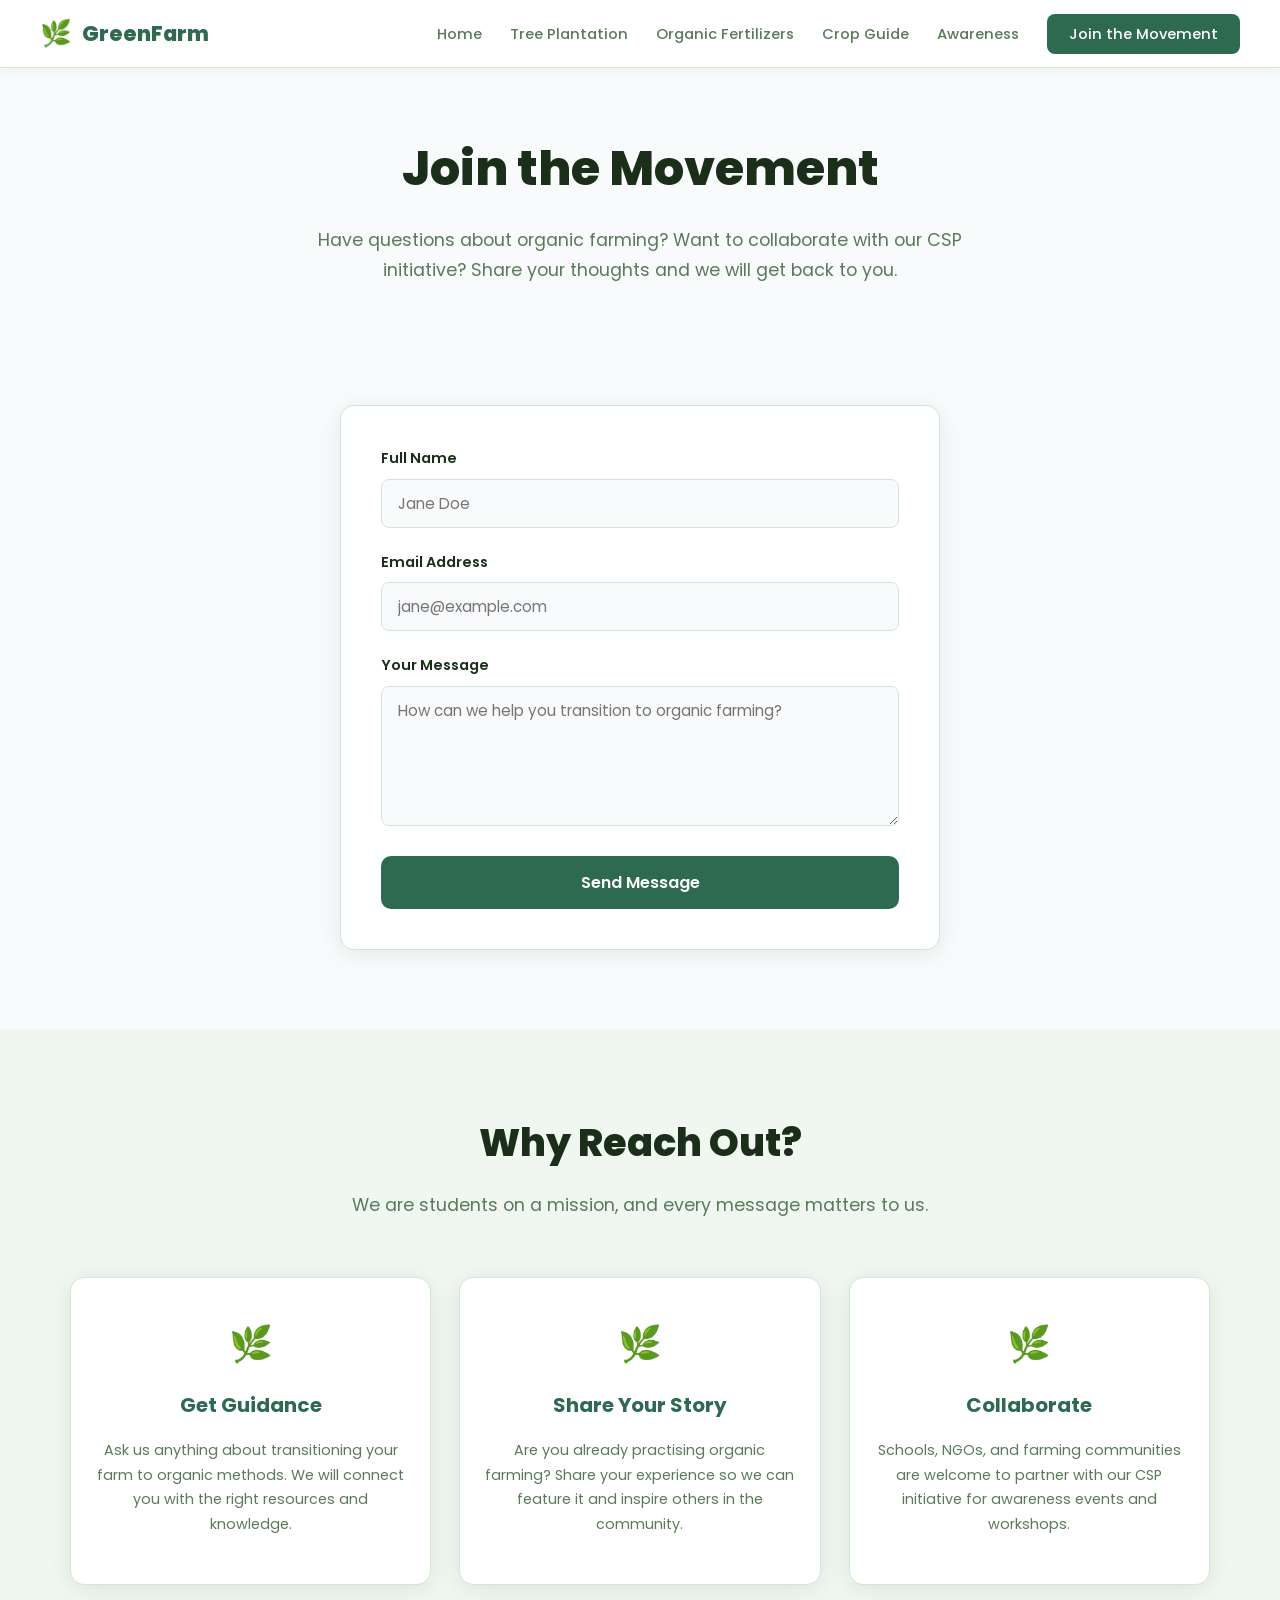
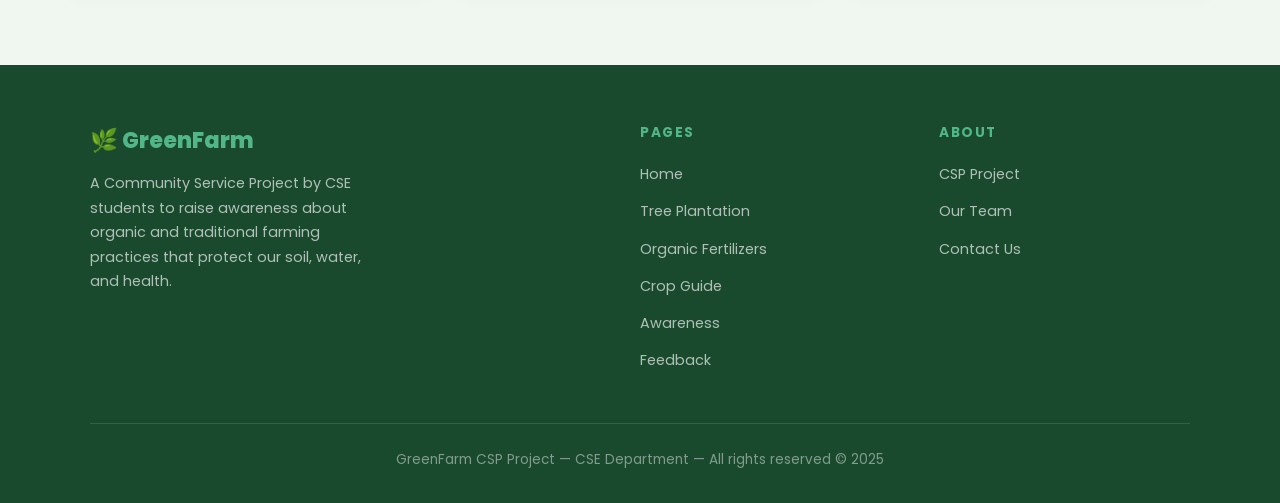
<file: feedback.html>
<!DOCTYPE html>
<html lang="en">
<head>
  <meta charset="UTF-8" />
  <meta name="viewport" content="width=device-width, initial-scale=1.0" />
  <title>Feedback - GreenFarm</title>
  <link rel="stylesheet" href="style.css" />
</head>
<body>

  <!-- NAVBAR -->
  <nav>
    <div class="nav-logo">
      <span>&#127807;</span> GreenFarm
    </div>
    <ul class="nav-links">
      <li><a href="index.html">Home</a></li>
      <li><a href="tree-plantation.html">Tree Plantation</a></li>
      <li><a href="organic-fertilizers.html">Organic Fertilizers</a></li>
      <li><a href="crop-guide.html">Crop Guide</a></li>
      <li><a href="awareness.html">Awareness</a></li>
      <li><a href="feedback.html" class="nav-cta active">Join the Movement</a></li>
    </ul>
    <button class="hamburger" id="hamburger" onclick="toggleMenu()" aria-label="Open menu">
      <span></span><span></span><span></span>
    </button>
  </nav>
  <div class="mobile-nav" id="mobileNav">
    <a href="index.html">Home</a>
    <a href="tree-plantation.html">Tree Plantation</a>
    <a href="organic-fertilizers.html">Organic Fertilizers</a>
    <a href="crop-guide.html">Crop Guide</a>
    <a href="awareness.html">Awareness</a>
    <a href="feedback.html" class="nav-cta">Join the Movement</a>
  </div>
  <script>
    function toggleMenu() {
      document.getElementById('hamburger').classList.toggle('open');
      document.getElementById('mobileNav').classList.toggle('open');
    }
  </script>

  <!-- PAGE HEADER -->
  <div class="page-header">
    <h1>Join the Movement</h1>
    <p>
      Have questions about organic farming? Want to collaborate with our CSP
      initiative? Share your thoughts and we will get back to you.
    </p>
  </div>

  <!-- FORM -->
  <section class="section">
    <div class="form-wrap">
      <form id="contactForm" onsubmit="handleSubmit(event)">

        <div class="form-group">
          <label for="name">Full Name</label>
          <input
            type="text"
            id="name"
            name="name"
            placeholder="Jane Doe"
          />
          <div class="form-error" id="nameError">Please enter your name (at least 2 characters).</div>
        </div>

        <div class="form-group">
          <label for="email">Email Address</label>
          <input
            type="email"
            id="email"
            name="email"
            placeholder="jane@example.com"
          />
          <div class="form-error" id="emailError">Please enter a valid email address.</div>
        </div>

        <div class="form-group">
          <label for="message">Your Message</label>
          <textarea
            id="message"
            name="message"
            placeholder="How can we help you transition to organic farming?"
          ></textarea>
          <div class="form-error" id="messageError">Please enter a message (at least 10 characters).</div>
        </div>

        <button type="submit" class="btn btn-primary btn-full">Send Message</button>

      </form>
    </div>
  </section>

  <!-- WHY JOIN -->
  <section class="section section-muted">
    <div class="container">
      <h2 class="section-title">Why Reach Out?</h2>
      <p class="section-sub">We are students on a mission, and every message matters to us.</p>
      <div class="grid-3">
        <div class="card">
          <div class="card-body" style="text-align:center; padding:36px 24px;">
            <div style="font-size:2.2rem; margin-bottom:14px;">&#127807;</div>
            <div class="card-title">Get Guidance</div>
            <p class="card-text">Ask us anything about transitioning your farm to organic methods. We will connect you with the right resources and knowledge.</p>
          </div>
        </div>
        <div class="card">
          <div class="card-body" style="text-align:center; padding:36px 24px;">
            <div style="font-size:2.2rem; margin-bottom:14px;">&#127807;</div>
            <div class="card-title">Share Your Story</div>
            <p class="card-text">Are you already practising organic farming? Share your experience so we can feature it and inspire others in the community.</p>
          </div>
        </div>
        <div class="card">
          <div class="card-body" style="text-align:center; padding:36px 24px;">
            <div style="font-size:2.2rem; margin-bottom:14px;">&#127807;</div>
            <div class="card-title">Collaborate</div>
            <p class="card-text">Schools, NGOs, and farming communities are welcome to partner with our CSP initiative for awareness events and workshops.</p>
          </div>
        </div>
      </div>
    </div>
  </section>

  <!-- SUCCESS TOAST -->
  <div class="toast" id="successToast">
    Message sent successfully! Thank you for reaching out.
  </div>

  <!-- FOOTER -->
  <footer>
    <div class="footer-grid">
      <div class="footer-brand">
        <h3>&#127807; GreenFarm</h3>
        <p>
          A Community Service Project by CSE students to raise awareness about
          organic and traditional farming practices that protect our soil, water,
          and health.
        </p>
      </div>
      <div class="footer-col">
        <h4>Pages</h4>
        <ul>
          <li><a href="index.html">Home</a></li>
          <li><a href="tree-plantation.html">Tree Plantation</a></li>
          <li><a href="organic-fertilizers.html">Organic Fertilizers</a></li>
          <li><a href="crop-guide.html">Crop Guide</a></li>
          <li><a href="awareness.html">Awareness</a></li>
          <li><a href="feedback.html">Feedback</a></li>
        </ul>
      </div>
      <div class="footer-col">
        <h4>About</h4>
        <ul>
          <li><a href="#">CSP Project</a></li>
          <li><a href="#">Our Team</a></li>
          <li><a href="feedback.html">Contact Us</a></li>
        </ul>
      </div>
    </div>
    <div class="footer-bottom">
      <p>GreenFarm CSP Project &mdash; CSE Department &mdash; All rights reserved &copy; 2025</p>
    </div>
  </footer>

  <script>
    function handleSubmit(e) {
      e.preventDefault();
      let valid = true;

      const name = document.getElementById('name');
      const email = document.getElementById('email');
      const message = document.getElementById('message');
      const nameErr = document.getElementById('nameError');
      const emailErr = document.getElementById('emailError');
      const msgErr = document.getElementById('messageError');

      nameErr.style.display = 'none';
      emailErr.style.display = 'none';
      msgErr.style.display = 'none';

      if (name.value.trim().length < 2) {
        nameErr.style.display = 'block';
        valid = false;
      }

      const emailRegex = /^[^\s@]+@[^\s@]+\.[^\s@]+$/;
      if (!emailRegex.test(email.value.trim())) {
        emailErr.style.display = 'block';
        valid = false;
      }

      if (message.value.trim().length < 10) {
        msgErr.style.display = 'block';
        valid = false;
      }

      if (valid) {
        const toast = document.getElementById('successToast');
        toast.style.display = 'block';
        document.getElementById('contactForm').reset();
        setTimeout(() => { toast.style.display = 'none'; }, 4000);
      }
    }
  </script>

</body>
</html>
</file>
<file: style.css>
@import url('https://fonts.googleapis.com/css2?family=Poppins:wght@400;500;600;700;800&display=swap');

* {
  margin: 0;
  padding: 0;
  box-sizing: border-box;
}

:root {
  --green-dark: #1a4a2e;
  --green-main: #2d6a4f;
  --green-light: #52b788;
  --green-pale: #d8f3dc;
  --brown: #8b5e3c;
  --brown-light: #f5ebe0;
  --text-dark: #1a2e1a;
  --text-muted: #5a7a5a;
  --white: #ffffff;
  --bg: #f9fafb;
  --card-bg: #ffffff;
  --border: #d0e8d0;
  --red: #c0392b;
  --blue: #2980b9;
  --shadow: 0 4px 24px rgba(0,0,0,0.08);
  --radius: 14px;
}

body {
  font-family: 'Poppins', sans-serif;
  background: var(--bg);
  color: var(--text-dark);
  line-height: 1.7;
}

a {
  color: inherit;
  text-decoration: none;
}

img {
  display: block;
  max-width: 100%;
}

/* ===== NAVBAR ===== */
nav {
  position: sticky;
  top: 0;
  z-index: 100;
  background: var(--white);
  border-bottom: 1px solid var(--border);
  padding: 0 40px;
  display: flex;
  align-items: center;
  justify-content: space-between;
  height: 68px;
  box-shadow: 0 2px 12px rgba(0,0,0,0.06);
}

.nav-logo {
  display: flex;
  align-items: center;
  gap: 10px;
  font-size: 1.3rem;
  font-weight: 800;
  color: var(--green-main);
}

.nav-logo span {
  font-size: 1.6rem;
}

.nav-links {
  display: flex;
  align-items: center;
  gap: 28px;
  list-style: none;
}

.nav-links a {
  font-size: 0.92rem;
  font-weight: 500;
  color: var(--text-muted);
  transition: color 0.2s;
}

.nav-links a:hover,
.nav-links a.active {
  color: var(--green-main);
}

.nav-cta {
  background: var(--green-main);
  color: var(--white) !important;
  padding: 10px 22px;
  border-radius: 8px;
  font-weight: 600;
  font-size: 0.9rem;
  transition: background 0.2s;
}

.nav-cta:hover {
  background: var(--green-dark);
  color: var(--white) !important;
}

/* ===== HERO ===== */
.hero {
  position: relative;
  min-height: 90vh;
  display: flex;
  align-items: center;
  justify-content: center;
  text-align: center;
  overflow: hidden;
}

.hero-bg {
  position: absolute;
  inset: 0;
  object-fit: cover;
  width: 100%;
  height: 100%;
}

.hero-overlay {
  position: absolute;
  inset: 0;
  background: rgba(0,0,0,0.52);
}

.hero-content {
  position: relative;
  z-index: 2;
  max-width: 800px;
  padding: 40px 24px;
  color: var(--white);
}

.hero-content h1 {
  font-size: clamp(2.2rem, 5vw, 4.2rem);
  font-weight: 800;
  line-height: 1.15;
  margin-bottom: 24px;
  color: #fff;
}

.hero-content h1 span {
  color: var(--green-light);
}

.hero-content p {
  font-size: 1.2rem;
  opacity: 0.9;
  margin-bottom: 36px;
  max-width: 560px;
  margin-left: auto;
  margin-right: auto;
}

.btn-group {
  display: flex;
  gap: 16px;
  justify-content: center;
  flex-wrap: wrap;
}

.btn {
  display: inline-block;
  padding: 14px 32px;
  border-radius: 10px;
  font-size: 1rem;
  font-weight: 600;
  cursor: pointer;
  transition: all 0.2s;
  border: none;
  font-family: 'Poppins', sans-serif;
}

.btn-primary {
  background: var(--green-main);
  color: var(--white);
}

.btn-primary:hover {
  background: var(--green-dark);
  transform: translateY(-1px);
}

.btn-secondary {
  background: rgba(255,255,255,0.15);
  color: var(--white);
  border: 2px solid rgba(255,255,255,0.5);
  backdrop-filter: blur(6px);
}

.btn-secondary:hover {
  background: rgba(255,255,255,0.25);
  transform: translateY(-1px);
}

.btn-outline {
  background: transparent;
  color: var(--green-main);
  border: 2px solid var(--green-main);
}

.btn-outline:hover {
  background: var(--green-main);
  color: var(--white);
}

.btn-full {
  width: 100%;
  text-align: center;
}

/* ===== SECTIONS ===== */
.section {
  padding: 80px 40px;
}

.section-muted {
  background: #f0f7f0;
}

.container {
  max-width: 1140px;
  margin: 0 auto;
}

.section-title {
  text-align: center;
  font-size: clamp(1.8rem, 3vw, 2.6rem);
  font-weight: 800;
  margin-bottom: 16px;
  color: var(--text-dark);
}

.section-sub {
  text-align: center;
  color: var(--text-muted);
  font-size: 1.1rem;
  max-width: 640px;
  margin: 0 auto 56px;
}

/* ===== CARDS ===== */
.card {
  background: var(--card-bg);
  border: 1px solid var(--border);
  border-radius: var(--radius);
  overflow: hidden;
  box-shadow: var(--shadow);
  transition: border-color 0.2s, box-shadow 0.2s;
}

.card:hover {
  border-color: var(--green-light);
  box-shadow: 0 8px 32px rgba(45,106,79,0.12);
}

.card-img {
  width: 100%;
  height: 200px;
  object-fit: cover;
}

.card-img-placeholder {
  width: 100%;
  height: 200px;
  background: var(--green-pale);
  display: flex;
  align-items: center;
  justify-content: center;
  font-size: 0.8rem;
  font-weight: 600;
  letter-spacing: 2px;
  text-transform: uppercase;
  color: var(--text-muted);
}

.card-body {
  padding: 24px;
}

.card-title {
  font-size: 1.25rem;
  font-weight: 700;
  color: var(--green-main);
  margin-bottom: 16px;
}

.card-label {
  font-size: 0.78rem;
  font-weight: 700;
  text-transform: uppercase;
  letter-spacing: 1px;
  color: var(--text-dark);
  margin-bottom: 4px;
  display: block;
}

.card-text {
  font-size: 0.9rem;
  color: var(--text-muted);
  margin-bottom: 12px;
}

.card-best {
  font-size: 0.9rem;
  font-weight: 600;
  color: var(--brown);
  border-top: 1px solid var(--border);
  padding-top: 14px;
  margin-top: 14px;
}

/* ===== GRID ===== */
.grid-3 {
  display: grid;
  grid-template-columns: repeat(3, 1fr);
  gap: 28px;
}

.grid-2 {
  display: grid;
  grid-template-columns: repeat(2, 1fr);
  gap: 28px;
}

.grid-4 {
  display: grid;
  grid-template-columns: repeat(4, 1fr);
  gap: 20px;
}

/* ===== MISSION ICONS ===== */
.mission-icon {
  width: 64px;
  height: 64px;
  border-radius: 50%;
  display: flex;
  align-items: center;
  justify-content: center;
  margin: 0 auto 20px;
  font-size: 1.8rem;
}

.mission-icon.red { background: #fde8e8; }
.mission-icon.green { background: var(--green-pale); }
.mission-icon.brown { background: #f5ebe0; }

.mission-item {
  text-align: center;
}

.mission-item h3 {
  font-size: 1.1rem;
  font-weight: 700;
  margin-bottom: 12px;
}

.mission-item p {
  color: var(--text-muted);
  font-size: 0.95rem;
}

/* ===== NAV CARDS ===== */
.nav-card {
  background: var(--card-bg);
  border: 1px solid var(--border);
  padding: 32px;
  border-radius: var(--radius);
  display: flex;
  flex-direction: column;
  justify-content: space-between;
  transition: all 0.2s;
  box-shadow: var(--shadow);
}

.nav-card:hover {
  border-color: var(--green-main);
  box-shadow: 0 8px 32px rgba(45,106,79,0.14);
  transform: translateY(-2px);
}

.nav-card h3 {
  font-size: 1.15rem;
  font-weight: 700;
  margin-bottom: 8px;
  color: var(--text-dark);
  transition: color 0.2s;
}

.nav-card:hover h3 {
  color: var(--green-main);
}

.nav-card p {
  color: var(--text-muted);
  font-size: 0.92rem;
}

.nav-card .arrow {
  font-size: 1.2rem;
  color: var(--text-muted);
  margin-top: 24px;
  transition: all 0.2s;
}

.nav-card:hover .arrow {
  color: var(--green-main);
  transform: translateX(4px);
}

/* ===== PAGE HEADER ===== */
.page-header {
  padding: 60px 40px 40px;
  text-align: center;
  max-width: 760px;
  margin: 0 auto;
}

.page-header h1 {
  font-size: clamp(2rem, 4vw, 3rem);
  font-weight: 800;
  margin-bottom: 16px;
  color: var(--text-dark);
}

.page-header h1.red { color: var(--red); }

.page-header p {
  font-size: 1.1rem;
  color: var(--text-muted);
}

/* ===== FULL WIDTH IMAGE ===== */
.full-img-wrap {
  border-radius: 18px;
  overflow: hidden;
  box-shadow: 0 8px 40px rgba(0,0,0,0.15);
  margin: 0 40px 60px;
}

.full-img-wrap img {
  width: 100%;
  height: 460px;
  object-fit: cover;
  display: block;
}

/* ===== TWO-COL TEXT ===== */
.two-col {
  display: grid;
  grid-template-columns: 1fr 1fr;
  gap: 48px;
  max-width: 1000px;
  margin: 0 auto;
  padding: 0 40px 80px;
}

.two-col h2 {
  font-size: 1.4rem;
  font-weight: 700;
  color: var(--green-main);
  margin-bottom: 16px;
}

.two-col p {
  color: var(--text-muted);
  margin-bottom: 14px;
}

/* ===== AWARENESS CARDS ===== */
.awareness-card {
  background: var(--card-bg);
  border: 1px solid var(--border);
  border-radius: var(--radius);
  padding: 36px;
  box-shadow: var(--shadow);
}

.awareness-icon {
  font-size: 2.4rem;
  margin-bottom: 18px;
}

.awareness-card h3 {
  font-size: 1.2rem;
  font-weight: 700;
  margin-bottom: 12px;
}

.awareness-card p {
  color: var(--text-muted);
  line-height: 1.75;
}

/* ===== CTA BANNER ===== */
.cta-banner {
  background: var(--green-main);
  color: var(--white);
  border-radius: 24px;
  padding: 60px;
  text-align: center;
  max-width: 900px;
  margin: 0 auto 80px;
}

.cta-banner h2 {
  font-size: 2rem;
  font-weight: 800;
  margin-bottom: 16px;
}

.cta-banner p {
  font-size: 1.1rem;
  opacity: 0.9;
  max-width: 560px;
  margin: 0 auto 36px;
}

.cta-banner .btn {
  background: var(--white);
  color: var(--green-main);
  font-weight: 700;
}

.cta-banner .btn:hover {
  background: var(--green-pale);
}

/* ===== CROP TABLE ===== */
.table-wrap {
  background: var(--card-bg);
  border: 1px solid var(--border);
  border-radius: var(--radius);
  overflow: hidden;
  box-shadow: var(--shadow);
  max-width: 900px;
  margin: 0 auto;
}

table {
  width: 100%;
  border-collapse: collapse;
}

thead {
  background: #f0f7f0;
}

thead th {
  padding: 18px 24px;
  text-align: left;
  font-size: 1rem;
  font-weight: 700;
  color: var(--text-dark);
}

tbody tr {
  border-top: 1px solid var(--border);
  transition: background 0.15s;
}

tbody tr:hover {
  background: #f9fcf9;
}

tbody td {
  padding: 16px 24px;
  vertical-align: middle;
}

tbody td:first-child {
  font-weight: 600;
  font-size: 1rem;
}

.tag {
  display: inline-block;
  padding: 5px 14px;
  border-radius: 999px;
  font-size: 0.82rem;
  font-weight: 600;
  background: var(--green-pale);
  color: var(--green-dark);
  border: 1px solid #b7e4c7;
  margin: 3px 4px 3px 0;
}

/* ===== CROP IMAGE CARDS ===== */
.crop-img-card {
  position: relative;
  height: 240px;
  border-radius: var(--radius);
  overflow: hidden;
  box-shadow: var(--shadow);
}

.crop-img-card img {
  width: 100%;
  height: 100%;
  object-fit: cover;
  transition: transform 0.5s;
}

.crop-img-card:hover img {
  transform: scale(1.05);
}

.crop-img-overlay {
  position: absolute;
  inset: 0;
  background: linear-gradient(to top, rgba(0,0,0,0.8) 0%, rgba(0,0,0,0.1) 60%);
  display: flex;
  flex-direction: column;
  justify-content: flex-end;
  padding: 24px;
}

.crop-img-overlay h3 {
  color: #fff;
  font-size: 1.4rem;
  font-weight: 700;
}

.crop-img-overlay p {
  color: var(--green-light);
  font-size: 0.88rem;
  font-weight: 600;
  margin-top: 4px;
}

/* ===== AWARENESS IMAGE ===== */
.awareness-img-wrap {
  position: relative;
  border-radius: 18px;
  overflow: hidden;
  box-shadow: 0 12px 48px rgba(0,0,0,0.2);
  max-width: 1000px;
  margin: 0 auto 60px;
}

.awareness-img-wrap img {
  width: 100%;
  height: 460px;
  object-fit: cover;
  display: block;
}

.awareness-img-caption {
  position: absolute;
  bottom: 0;
  left: 0;
  right: 0;
  background: linear-gradient(to top, rgba(0,0,0,0.9), transparent);
  padding: 40px 40px 32px;
  color: #fff;
}

.awareness-img-caption h2 {
  font-size: 1.8rem;
  font-weight: 800;
  margin-bottom: 10px;
}

.awareness-img-caption p {
  opacity: 0.85;
  max-width: 600px;
  font-size: 1rem;
}

/* ===== FORM ===== */
.form-wrap {
  background: var(--card-bg);
  border: 1px solid var(--border);
  border-radius: var(--radius);
  padding: 40px;
  box-shadow: var(--shadow);
  max-width: 600px;
  margin: 0 auto;
}

.form-group {
  margin-bottom: 22px;
}

.form-group label {
  display: block;
  font-size: 0.9rem;
  font-weight: 600;
  color: var(--text-dark);
  margin-bottom: 8px;
}

.form-group input,
.form-group textarea {
  width: 100%;
  padding: 12px 16px;
  border: 1px solid var(--border);
  border-radius: 8px;
  font-size: 0.95rem;
  font-family: 'Poppins', sans-serif;
  color: var(--text-dark);
  background: var(--bg);
  transition: border-color 0.2s, box-shadow 0.2s;
  outline: none;
}

.form-group input:focus,
.form-group textarea:focus {
  border-color: var(--green-main);
  box-shadow: 0 0 0 3px rgba(45,106,79,0.12);
}

.form-group textarea {
  height: 140px;
  resize: vertical;
}

.form-error {
  color: var(--red);
  font-size: 0.8rem;
  margin-top: 5px;
  display: none;
}

.toast {
  display: none;
  position: fixed;
  bottom: 30px;
  right: 30px;
  background: var(--green-main);
  color: var(--white);
  padding: 18px 28px;
  border-radius: 12px;
  box-shadow: 0 8px 32px rgba(0,0,0,0.2);
  z-index: 999;
  font-weight: 600;
  font-size: 0.95rem;
  animation: slideIn 0.3s ease;
}

@keyframes slideIn {
  from { transform: translateY(20px); opacity: 0; }
  to { transform: translateY(0); opacity: 1; }
}

/* ===== FOOTER ===== */
footer {
  background: var(--green-dark);
  color: #fff;
  padding: 56px 40px 32px;
}

.footer-grid {
  display: grid;
  grid-template-columns: 2fr 1fr 1fr;
  gap: 48px;
  max-width: 1100px;
  margin: 0 auto 40px;
}

.footer-brand h3 {
  font-size: 1.4rem;
  font-weight: 800;
  color: var(--green-light);
  margin-bottom: 12px;
}

.footer-brand p {
  color: rgba(255,255,255,0.65);
  font-size: 0.9rem;
  line-height: 1.7;
  max-width: 300px;
}

.footer-col h4 {
  font-size: 0.85rem;
  font-weight: 700;
  text-transform: uppercase;
  letter-spacing: 1.5px;
  color: var(--green-light);
  margin-bottom: 16px;
}

.footer-col ul {
  list-style: none;
}

.footer-col ul li {
  margin-bottom: 10px;
}

.footer-col ul li a {
  color: rgba(255,255,255,0.65);
  font-size: 0.9rem;
  transition: color 0.2s;
}

.footer-col ul li a:hover {
  color: var(--white);
}

.footer-bottom {
  border-top: 1px solid rgba(255,255,255,0.12);
  padding-top: 24px;
  text-align: center;
  max-width: 1100px;
  margin: 0 auto;
}

.footer-bottom p {
  color: rgba(255,255,255,0.45);
  font-size: 0.85rem;
}

/* ===== HAMBURGER BUTTON ===== */
.hamburger {
  display: none;
  flex-direction: column;
  justify-content: center;
  align-items: center;
  gap: 5px;
  width: 40px;
  height: 40px;
  background: none;
  border: none;
  cursor: pointer;
  padding: 4px;
  border-radius: 8px;
  transition: background 0.2s;
}

.hamburger:hover {
  background: var(--green-pale);
}

.hamburger span {
  display: block;
  width: 24px;
  height: 2.5px;
  background: var(--green-dark);
  border-radius: 4px;
  transition: all 0.3s ease;
}

.hamburger.open span:nth-child(1) {
  transform: translateY(7.5px) rotate(45deg);
}

.hamburger.open span:nth-child(2) {
  opacity: 0;
  transform: scaleX(0);
}

.hamburger.open span:nth-child(3) {
  transform: translateY(-7.5px) rotate(-45deg);
}

/* ===== MOBILE NAV DROPDOWN ===== */
.mobile-nav {
  display: none;
  position: absolute;
  top: 68px;
  left: 0;
  right: 0;
  background: var(--white);
  border-bottom: 2px solid var(--border);
  box-shadow: 0 8px 32px rgba(0,0,0,0.1);
  z-index: 99;
  flex-direction: column;
  padding: 16px 20px 20px;
  gap: 4px;
}

.mobile-nav.open {
  display: flex;
}

.mobile-nav a {
  display: block;
  padding: 12px 16px;
  font-size: 1rem;
  font-weight: 500;
  color: var(--text-muted);
  border-radius: 8px;
  transition: background 0.15s, color 0.15s;
}

.mobile-nav a:hover,
.mobile-nav a.active {
  background: var(--green-pale);
  color: var(--green-dark);
}

.mobile-nav a.nav-cta {
  background: var(--green-main);
  color: var(--white) !important;
  margin-top: 8px;
  text-align: center;
  font-weight: 600;
}

.mobile-nav a.nav-cta:hover {
  background: var(--green-dark);
}

/* ===== RESPONSIVE ===== */
@media (max-width: 900px) {
  .grid-3 { grid-template-columns: repeat(2, 1fr); }
  .grid-4 { grid-template-columns: repeat(2, 1fr); }
  .two-col { grid-template-columns: 1fr; gap: 32px; }
  .footer-grid { grid-template-columns: 1fr 1fr; }
  .cta-banner { padding: 40px 24px; }
}

@media (max-width: 768px) {
  nav {
    padding: 0 20px;
    position: relative;
  }
  .nav-links { display: none; }
  .hamburger { display: flex; }
  .section { padding: 48px 20px; }
  .page-header { padding: 36px 20px 24px; }
  .page-header h1 { font-size: 1.8rem; }
  .page-header p { font-size: 0.95rem; }
  .full-img-wrap { margin: 0 16px 36px; }
  .full-img-wrap img { height: 220px; }
  .two-col { padding: 0 20px 48px; }
  .grid-3, .grid-2, .grid-4 { grid-template-columns: 1fr; }
  .footer-grid { grid-template-columns: 1fr; gap: 28px; }
  .form-wrap { padding: 24px 16px; }
  .awareness-img-wrap { margin: 0 16px 36px; }
  .awareness-img-wrap img { height: 260px; }
  .awareness-img-caption { padding: 24px 20px 20px; }
  .awareness-img-caption h2 { font-size: 1.3rem; }
  .awareness-img-caption p { font-size: 0.88rem; }
  .cta-banner { border-radius: 16px; padding: 36px 20px; }
  .cta-banner h2 { font-size: 1.5rem; }
  .hero-content h1 { font-size: 2rem; }
  .hero-content p { font-size: 1rem; }
  .hero { min-height: 70vh; }
  .section-title { font-size: 1.5rem; }
  .section-sub { font-size: 0.95rem; }
  .crop-img-card { height: 200px; }
  footer { padding: 40px 20px 24px; }
  .table-wrap { overflow-x: auto; }
  table { min-width: 400px; }
}
</file>
